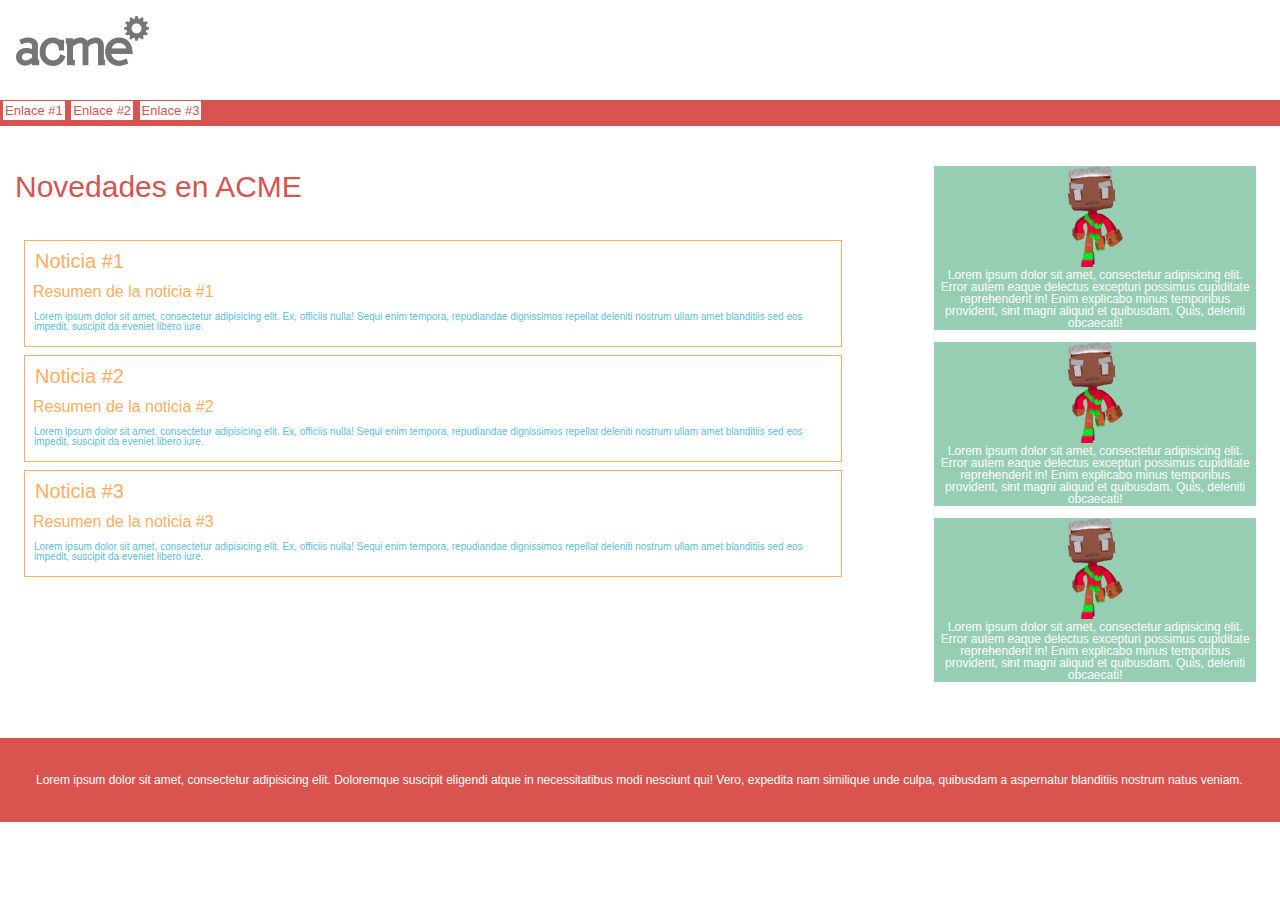
<file: dvindel-recuperacion/index.html>
<!DOCTYPE html>
<html lang="es">

<head>
    <meta charset="UTF-8">
    <title> </title>
    <link rel="stylesheet" href="css/reset.css">
    <link rel="stylesheet" href="css/style.css">
    <link href="https://fonts.googleapis.com/css?family=Shadows+Into+Light" rel="stylesheet">
</head>

<body>
    <header>
        <a href="./index.html">
			<img src="./img/logo.png" alt=""></img>
		</a>
    </header>
    <div class="navegacion">
        <nav>
            <li>
                <a href="./noticia-1.html"  class="active">Enlace #1</a>
                <a href="">Enlace #2</a>
                <a href="">Enlace #3</a>
            </li>
        </nav>
    </div>
    <div class="cf">
        <div class="menu">
            <main>
                <h1>Novedades en ACME</h1>
                <div class="noticias">
                    <h2>Noticia #1</h2>
                    <h3>Resumen de la noticia #1</h3>
                    <p>Lorem ipsum dolor sit amet, consectetur adipisicing elit. Ex, officiis nulla! Sequi enim tempora, repudiandae dignissimos repellat deleniti nostrum ullam amet blanditiis sed eos impedit, suscipit da eveniet libero iure.</p>
                </div>
                <div class="noticias">
                    <h2>Noticia #2</h2>
                    <h3>Resumen de la noticia #2</h3>
                    <p>Lorem ipsum dolor sit amet, consectetur adipisicing elit. Ex, officiis nulla! Sequi enim tempora, repudiandae dignissimos repellat deleniti nostrum ullam amet blanditiis sed eos impedit, suscipit da eveniet libero iure.</p>
                </div>
                <div class="noticias">
                    <h2>Noticia #3</h2>
                    <h3>Resumen de la noticia #3</h3>
                    <p>Lorem ipsum dolor sit amet, consectetur adipisicing elit. Ex, officiis nulla! Sequi enim tempora, repudiandae dignissimos repellat deleniti nostrum ullam amet blanditiis sed eos impedit, suscipit da eveniet libero iure.</p>
                </div>
            </main>
        </div>
    
    <div class="menu2">
        <div class="verde">
            <img src="./img/2.png" alt=""></img>
            <p>Lorem ipsum dolor sit amet, consectetur adipisicing elit. Error autem eaque delectus excepturi possimus cupiditate reprehenderit in! Enim explicabo minus temporibus provident, sint magni aliquid et quibusdam. Quis, deleniti obcaecati!</p>
        </div>
        <div class="verde">
            <img src="./img/2.png" alt=""></img>
            <p>Lorem ipsum dolor sit amet, consectetur adipisicing elit. Error autem eaque delectus excepturi possimus cupiditate reprehenderit in! Enim explicabo minus temporibus provident, sint magni aliquid et quibusdam. Quis, deleniti obcaecati!</p>
        </div>
        <div class="verde">
            <img src="./img/2.png" alt=""></img>
            <p>Lorem ipsum dolor sit amet, consectetur adipisicing elit. Error autem eaque delectus excepturi possimus cupiditate reprehenderit in! Enim explicabo minus temporibus provident, sint magni aliquid et quibusdam. Quis, deleniti obcaecati!</p>
        </div>
    </div>
    </div>
    <footer>
        <p>Lorem ipsum dolor sit amet, consectetur adipisicing elit. Doloremque suscipit eligendi atque in necessitatibus modi nesciunt qui! Vero, expedita nam similique unde culpa, quibusdam a aspernatur blanditiis nostrum natus veniam.</p>
    </footer>
</body>

</html>
</file>
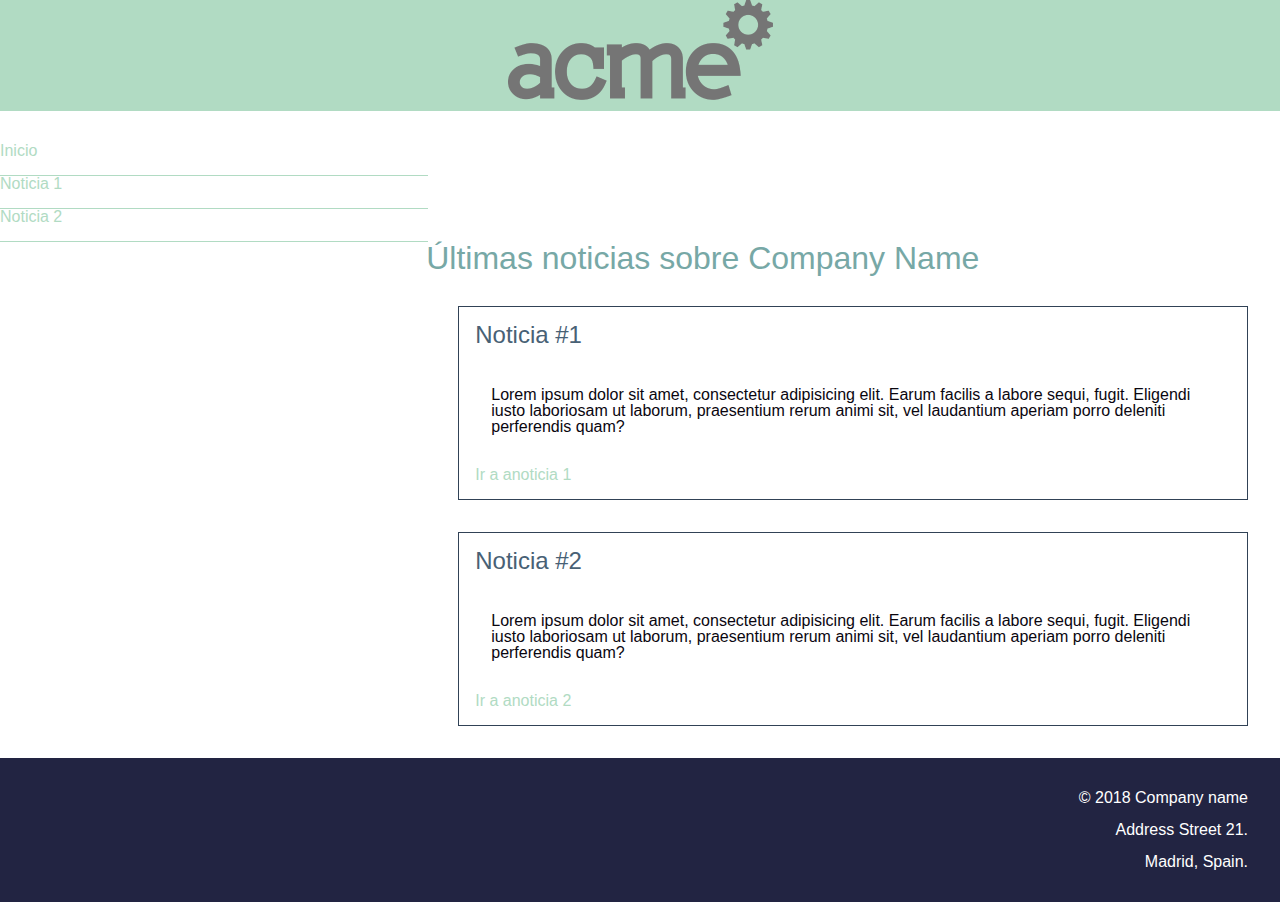
<file: examen-t1/index.html>
<!DOCTYPE html>
<html lang="es">
<head>
	<meta charset="UTF-8">
	<title>dvindel</title>
		<link rel="stylesheet" href="css/reset.css">
		<link rel="stylesheet" href="css/style.css">
		<link href="https://fonts.googleapis.com/css?family=Shadows+Into+Light" rel="stylesheet">
</head>
<body>
	<header>
		<img src="./img/logo.png" alt="">
	</header>
	<nav>
		<ul>
			<li class="active"><a href="index.html">Inicio</a></li>
			<li><a href="noticia1.html">Noticia 1</a></li>
			<li><a href="noticia2.html">Noticia 2</a></li>
		</ul>
	</nav>
	<main>
		<h1>Últimas noticias sobre Company Name</h1>
			<div class="noticia">
				<h2>Noticia #1</h2>
				<p>Lorem ipsum dolor sit amet, consectetur adipisicing elit. Earum facilis a labore sequi, fugit. Eligendi iusto laboriosam ut laborum, praesentium rerum animi sit, vel laudantium aperiam porro deleniti perferendis quam?</p>
				<a href="noticia1.html">Ir a anoticia 1</a>
			</div>
			<div class="noticia">
				<h2>Noticia #2</h2>
				<p>Lorem ipsum dolor sit amet, consectetur adipisicing elit. Earum facilis a labore sequi, fugit. Eligendi iusto laboriosam ut laborum, praesentium rerum animi sit, vel laudantium aperiam porro deleniti perferendis quam?</p>
				<a href="noticia2.html">Ir a anoticia 2</a>
			</div>
	</main>
	<footer>
		&copy; 2018 Company name
		<p>Address Street 21.</p>
		<p>Madrid, Spain.</p>
	</footer>
</body>
</html>
</file>
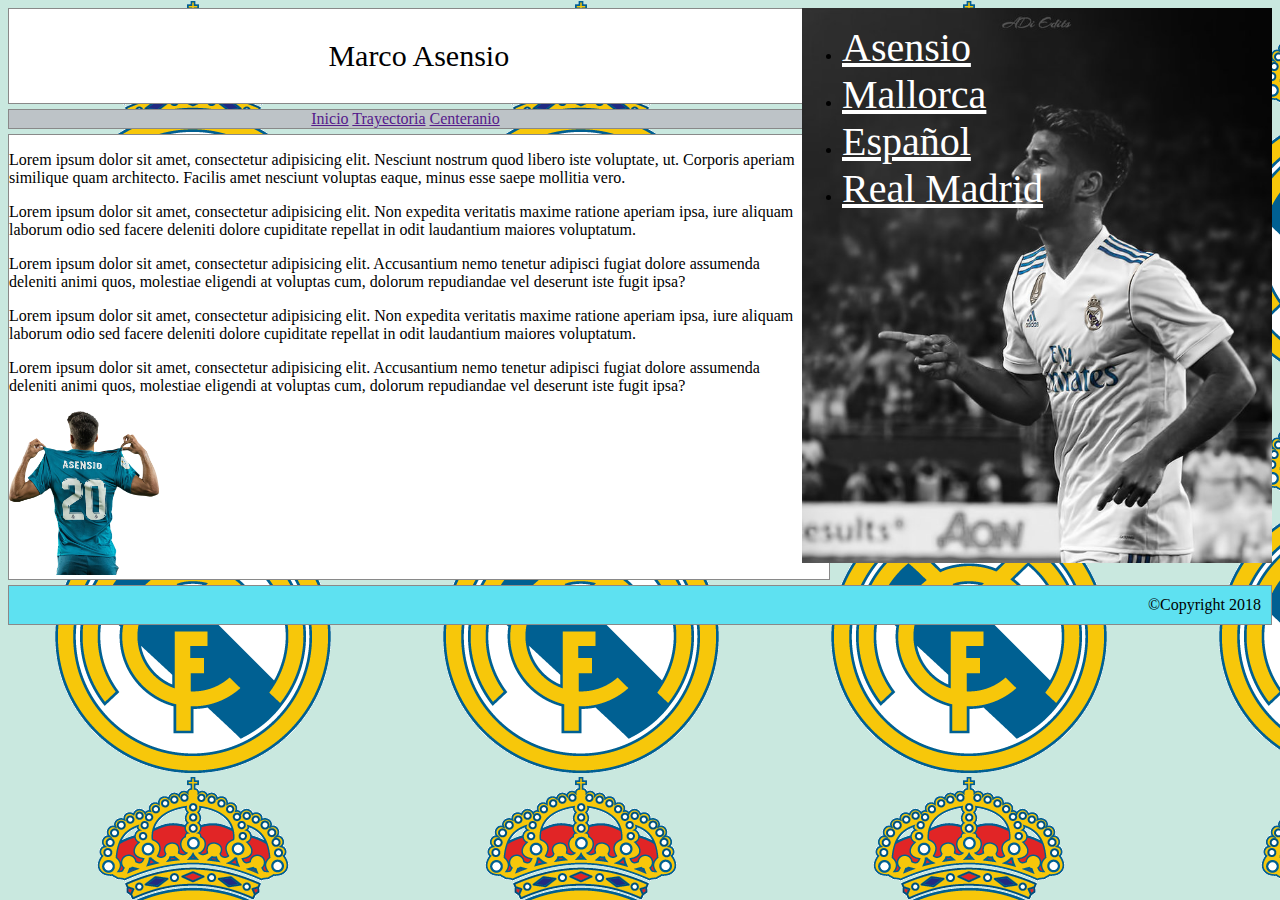
<file: maquetacion-basica/index.html>
<!DOCTYPE html>
<html lang="en">
<head>
	<meta charset="UTF-8">
	<title>Asensio</title>
	<link rel="stylesheet" href="css/style.css">
</head>
<body>
	<div id="sidebar">
		<ul>
			<li>
				<a href="">Asensio</a>
			</li>
			<li>
				<a href="">Mallorca</a>
			</li>
			<li>
				<a href="">Español</a>
			</li>
			<li>
				<a href="">Real Madrid</a>
			</li>
		</ul>
	</div>
	<header>
		Marco Asensio
	</header>
	<nav>
		<a href="">Inicio</a>
		<a href="">Trayectoria</a>
		<a href="">Centeranio</a>
	</nav>

	<main>

		<p>Lorem ipsum dolor sit amet, consectetur adipisicing elit. Nesciunt nostrum quod libero iste voluptate, ut. Corporis aperiam similique quam architecto. Facilis amet nesciunt voluptas eaque, minus esse saepe mollitia vero.</p>
		<p>Lorem ipsum dolor sit amet, consectetur adipisicing elit. Non expedita veritatis maxime ratione aperiam ipsa, iure aliquam laborum odio sed facere deleniti dolore cupiditate repellat in odit laudantium maiores voluptatum.</p>
		<p>Lorem ipsum dolor sit amet, consectetur adipisicing elit. Accusantium nemo tenetur adipisci fugiat dolore assumenda deleniti animi quos, molestiae eligendi at voluptas cum, dolorum repudiandae vel deserunt iste fugit ipsa?</p>
		<p>Lorem ipsum dolor sit amet, consectetur adipisicing elit. Non expedita veritatis maxime ratione aperiam ipsa, iure aliquam laborum odio sed facere deleniti dolore cupiditate repellat in odit laudantium maiores voluptatum.</p>
		<p>Lorem ipsum dolor sit amet, consectetur adipisicing elit. Accusantium nemo tenetur adipisci fugiat dolore assumenda deleniti animi quos, molestiae eligendi at voluptas cum, dolorum repudiandae vel deserunt iste fugit ipsa?</p>
		<img src="./img/asensio.png" alt="">
	</main>
	<footer>
		&copy;Copyright 2018
	</footer>
</body>
</html>
</file>
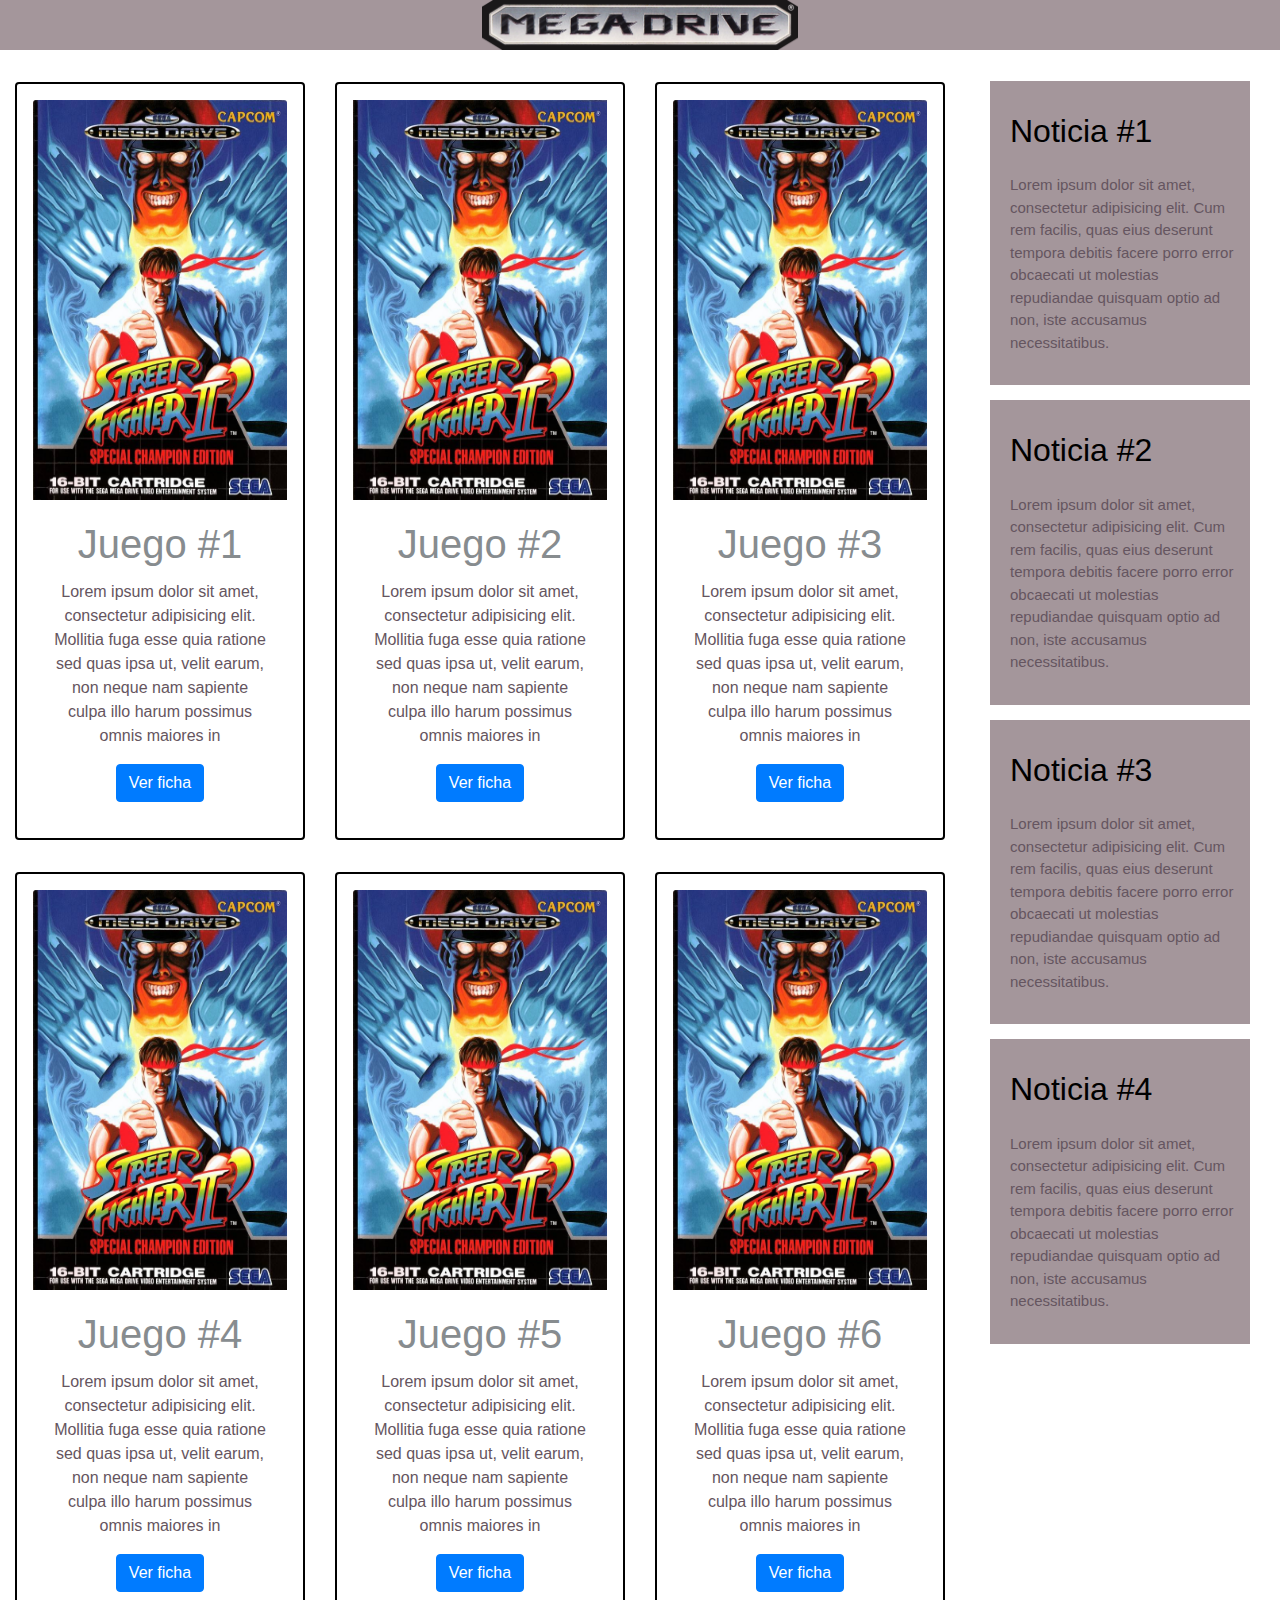
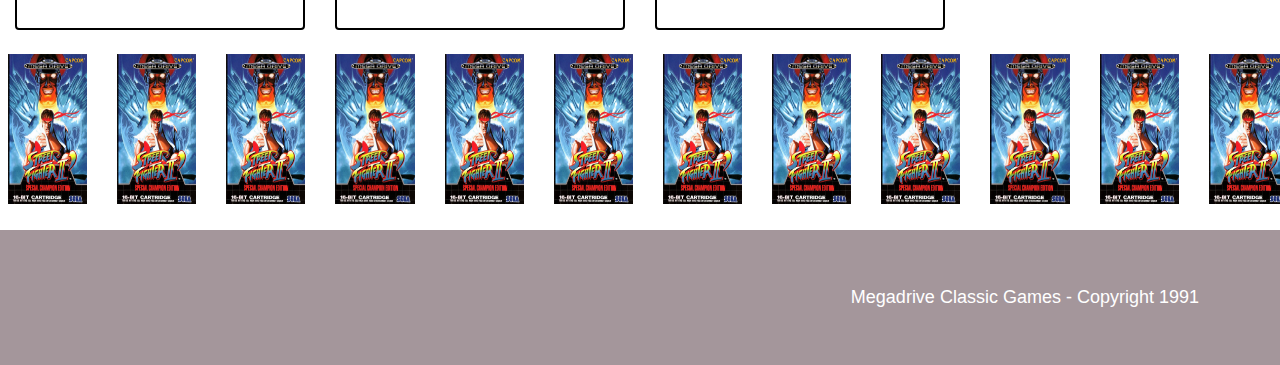
<file: vdaniel-bootstrap/index.html>
<!doctype html>
<html lang="es">

<head>
    <!-- Required meta tags -->
    <meta charset="utf-8">
    <meta name="viewport" content="width=device-width, initial-scale=1, shrink-to-fit=no">
    <link rel="stylesheet" href="css/bootstrap.min.css">
    <!-- Bootstrap CSS -->
    <link rel="stylesheet" href="https://stackpath.bootstrapcdn.com/bootstrap/4.1.3/css/bootstrap.min.css" integrity="sha384-MCw98/SFnGE8fJT3GXwEOngsV7Zt27NXFoaoApmYm81iuXoPkFOJwJ8ERdknLPMO" crossorigin="anonymous">
    <link rel="stylesheet" href="css/style.css">
    <title>MEGADRIVE</title>
</head>

<body>
    <header>
        <img class="logo" src="img/logo.png" alt="">
    </header>
            <div class="row menu">
                <div class="col-md-9">
                    <div class="row">
                        <div class="col-md-4">
                            <div class="card borde">
                                <img class="card-img-top foto" src="img/juego.jpg" alt="Card image cap">
                                <div class="card-body">
                                    <h1 class="card-title">Juego #1</h1>
                                    <p class="card-text">Lorem ipsum dolor sit amet, consectetur adipisicing elit. Mollitia fuga esse quia ratione sed quas ipsa ut, velit earum, non neque nam sapiente culpa illo harum possimus omnis maiores in</p>
                                    <a href="#" class="btn btn-primary">Ver ficha <i class="boton"></i></a>
                                </div>
                            </div>
                        </div>
                        <div class="col-md-4">
                            <div class="card borde">
                                <img class="card-img-to foto" src="img/juego.jpg" alt="Card image cap">
                                <div class="card-body">
                                    <h1 class="card-title">Juego #2</h1>
                                    <p class="card-text">Lorem ipsum dolor sit amet, consectetur adipisicing elit. Mollitia fuga esse quia ratione sed quas ipsa ut, velit earum, non neque nam sapiente culpa illo harum possimus omnis maiores in</p>
                                    <a href="#" class="btn btn-primary">Ver ficha <i class=""></i></a>
                                </div>
                            </div>
                        </div>
                        <div class="col-md-4">
                            <div class="card borde">
                                <img class="card-img-top foto" src="img/juego.jpg" alt="Card image cap">
                                <div class="card-body">
                                    <h1 class="card-title">Juego #3</h1>
                                    <p class="card-text">Lorem ipsum dolor sit amet, consectetur adipisicing elit. Mollitia fuga esse quia ratione sed quas ipsa ut, velit earum, non neque nam sapiente culpa illo harum possimus omnis maiores in</p>
                                    <a href="#" class="btn btn-primary">Ver ficha <i class=""></i></a>
                                </div>
                            </div>
                        </div>
                    </div>
                    <div class="row">
                        <div class="col-md-4">
                            <div class="card borde">
                                <img class="card-img-top foto" src="img/juego.jpg" alt="Card image cap">
                                <div class="card-body">
                                    <h1 class="card-title">Juego #4</h1>
                                    <p class="card-text">Lorem ipsum dolor sit amet, consectetur adipisicing elit. Mollitia fuga esse quia ratione sed quas ipsa ut, velit earum, non neque nam sapiente culpa illo harum possimus omnis maiores in</p>
                                    <a href="#" class="btn btn-primary">Ver ficha <i class=""></i></a>
                                </div>
                            </div>
                        </div>
                        <div class="col-md-4">
                            <div class="card borde">
                                <img class="card-img-top foto" src="img/juego.jpg" alt="Card image cap">
                                <div class="card-body">
                                    <h1 class="card-title">Juego #5</h1>
                                    <p class="card-text">Lorem ipsum dolor sit amet, consectetur adipisicing elit. Mollitia fuga esse quia ratione sed quas ipsa ut, velit earum, non neque nam sapiente culpa illo harum possimus omnis maiores in</p>
                                    <a href="#" class="btn btn-primary">Ver ficha <i class=""></i></a>
                                </div>
                            </div>
                        </div>
                        <div class="col-md-4">
                            <div class="card borde">
                                <img class="card-img-top foto" src="img/juego.jpg" alt="Card image cap">
                                <div class="card-body">
                                    <h1 class="card-title">Juego #6</h1>
                                    <p class="card-text">Lorem ipsum dolor sit amet, consectetur adipisicing elit. Mollitia fuga esse quia ratione sed quas ipsa ut, velit earum, non neque nam sapiente culpa illo harum possimus omnis maiores in</p>
                                    <a href="#" class="btn btn-primary">Ver ficha <i class=""></i></a>
                                </div>
                            </div>
                        </div>
                    </div>
                </div>
                <div class="col-md-3">
                  <div class="noticia">
                    <h2>Noticia #1</h2>
                    <p>Lorem ipsum dolor sit amet, consectetur adipisicing elit. Cum rem facilis, quas eius deserunt tempora debitis facere porro error obcaecati ut molestias repudiandae quisquam optio ad non, iste accusamus necessitatibus.</p>
                  </div>
                  <div class="noticia">
                    <h2>Noticia #2</h2>
                    <p>Lorem ipsum dolor sit amet, consectetur adipisicing elit. Cum rem facilis, quas eius deserunt tempora debitis facere porro error obcaecati ut molestias repudiandae quisquam optio ad non, iste accusamus necessitatibus.</p>
                  </div>
                  <div class="noticia">
                    <h2>Noticia #3</h2>
                    <p>Lorem ipsum dolor sit amet, consectetur adipisicing elit. Cum rem facilis, quas eius deserunt tempora debitis facere porro error obcaecati ut molestias repudiandae quisquam optio ad non, iste accusamus necessitatibus.</p>
                  </div>
                  <div class="noticia">
                    <h2>Noticia #4</h2>
                    <p>Lorem ipsum dolor sit amet, consectetur adipisicing elit. Cum rem facilis, quas eius deserunt tempora debitis facere porro error obcaecati ut molestias repudiandae quisquam optio ad non, iste accusamus necessitatibus.</p>
                  </div>
                </div>
            </div>
            <div class="row">
              <div class="col-md-1">
                <img class="mini img-fluid" src="img/juego.jpg" alt="">
              </div>
              <div class="col-md-1">
                <img class="mini img-fluid" src="img/juego.jpg" alt="">
              </div>
              <div class="col-md-1">
                <img class="mini img-fluid" src="img/juego.jpg" alt="">
              </div>
              <div class="col-md-1">
                <img class="mini img-fluid" src="img/juego.jpg" alt="">
              </div>
              <div class="col-md-1">
                <img class="mini img-fluid" src="img/juego.jpg" alt="">
              </div>
              <div class="col-md-1">
                <img class="mini img-fluid" src="img/juego.jpg" alt="">
              </div>
              <div class="col-md-1">
                <img class="mini img-fluid" src="img/juego.jpg" alt="">
              </div>
              <div class="col-md-1">
                <img class="mini img-fluid" src="img/juego.jpg" alt="">
              </div>
              <div class="col-md-1">
                <img class="mini img-fluid" src="img/juego.jpg" alt="">
              </div>
              <div class="col-md-1">
                <img class="mini img-fluid" src="img/juego.jpg" alt="">
              </div>
              <div class="col-md-1">
                <img class="mini img-fluid" src="img/juego.jpg" alt="">
              </div>
              <div class="col-md-1">
                <img class="mini img-fluid" src="img/juego.jpg" alt="">
              </div>
            </div>
        <footer>
          Megadrive Classic Games - Copyright 1991
        </footer>
        <!-- Optional JavaScript -->
        <!-- jQuery first, then Popper.js, then Bootstrap JS -->
        <script src="https://code.jquery.com/jquery-3.3.1.slim.min.js" integrity="sha384-q8i/X+965DzO0rT7abK41JStQIAqVgRVzpbzo5smXKp4YfRvH+8abtTE1Pi6jizo" crossorigin="anonymous"></script>
        <script src="https://cdnjs.cloudflare.com/ajax/libs/popper.js/1.14.3/umd/popper.min.js" integrity="sha384-ZMP7rVo3mIykV+2+9J3UJ46jBk0WLaUAdn689aCwoqbBJiSnjAK/l8WvCWPIPm49" crossorigin="anonymous"></script>
        <script src="https://stackpath.bootstrapcdn.com/bootstrap/4.1.3/js/bootstrap.min.js" integrity="sha384-ChfqqxuZUCnJSK3+MXmPNIyE6ZbWh2IMqE241rYiqJxyMiZ6OW/JmZQ5stwEULTy" crossorigin="anonymous">
        </script>
</body>

</html>
</file>
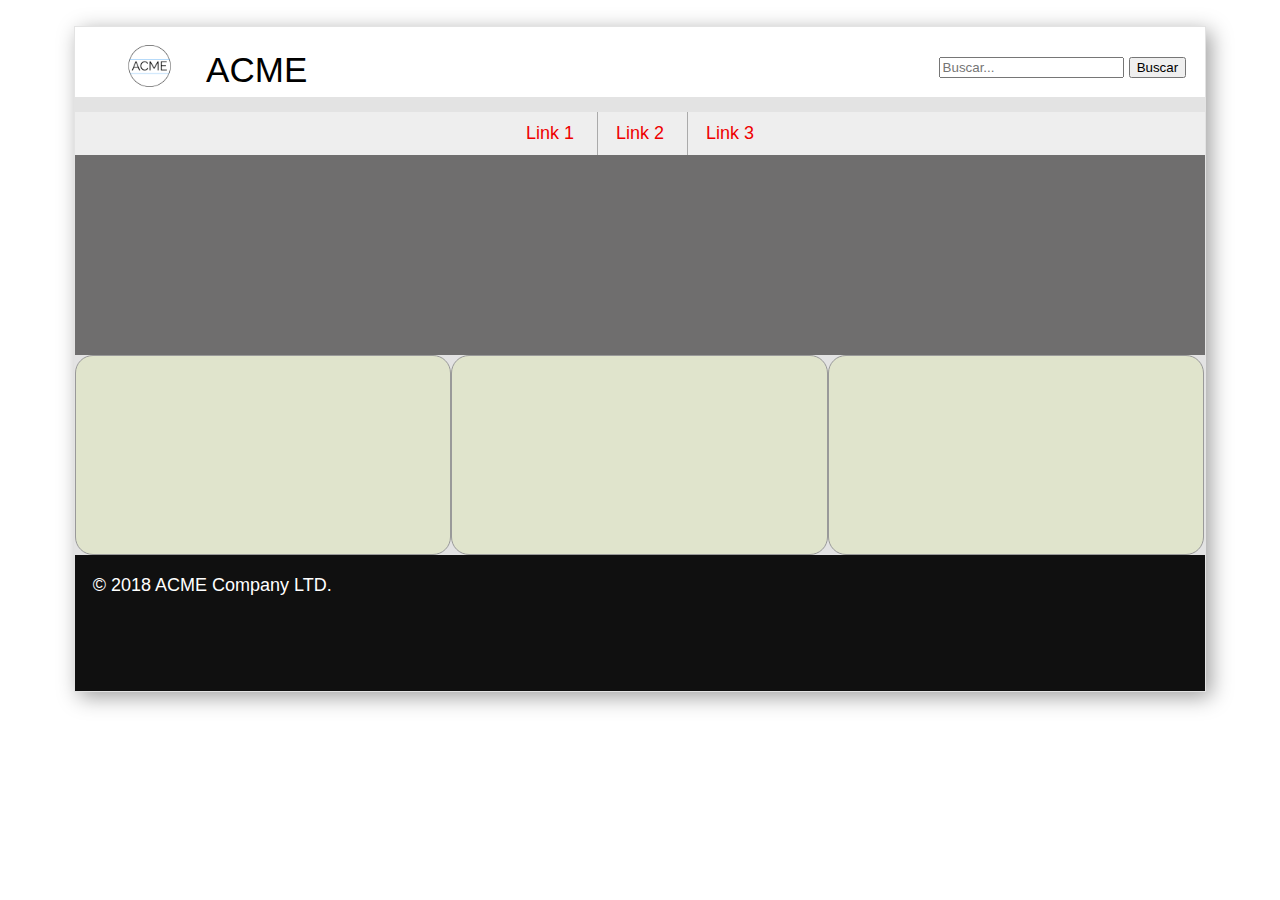
<file: web-corporativa/index.html>
<!DOCTYPE html>
<html lang="es">
<head>
	<meta charset="UTF-8">
	<title>Empresa ACME</title>
	<link rel="stylesheet" href="css/reset.css">
	<link rel="stylesheet" href="css/style.css">
</head>
<body>
	<div id="wrapper">
		<header>
			<div id="logo">
				<a href="index.html" class="logo">
					<img src="img/logo.png" alt="">
					ACME
				</a>
			</div>
			<div id="site-search">
				<input type="text" name="q" placeholder="Buscar...">
				<button>Buscar</button>
			</div>
		</header>
		<div class="clearfix"></div>
		<nav>
		   <ul>
		     <li class="sub-menu-parent" tab-index="0">
		       <a href="#">Link 1</a>
		     </li>
		     <li class="sub-menu-parent" tab-index="0">
		       <a href="#">Link 2</a>
		     </li>
		     <li class="sub-menu-parent" tab-index="0">
		       <a href="#">Link 3</a>
		     </li>
		   </ul>
 		</nav>
		<section id="overview">
			
		</section>
		<section id="services">
			<div class="service"></div>
			<div class="service"></div>
			<div class="service"></div>
		</section>
		<div class="clearfix"></div>
		<footer>
			&copy; 2018 ACME Company LTD.
		</footer>
	</div>
</body>
</html>
</file>
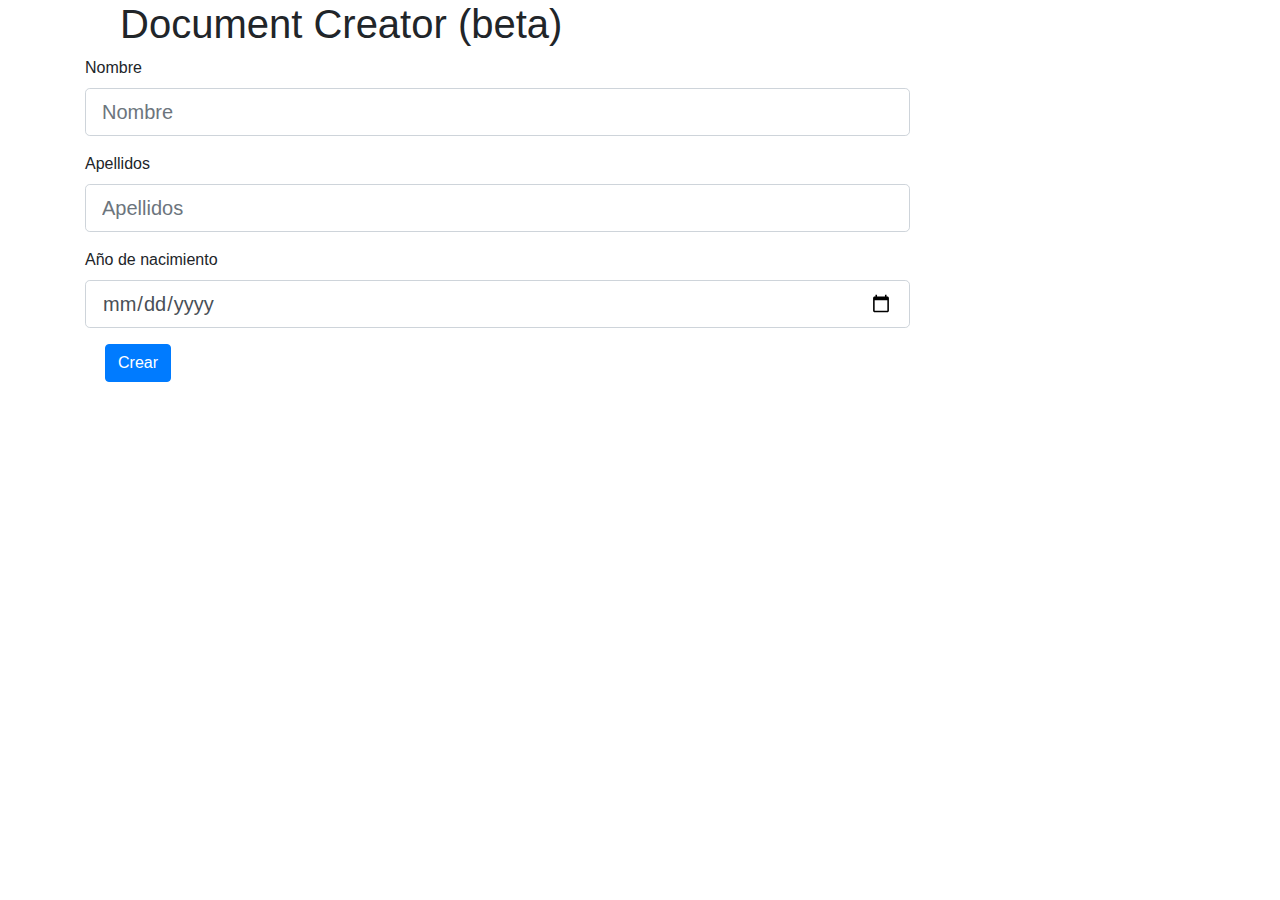
<file: vindel-examen-jquery/ejercicio1/index.html>
<!DOCTYPE html>
<html lang="en">
<head>
    <meta charset="UTF-8">
    <meta name="viewport" content="width=device-width, initial-scale=1.0">
    <meta http-equiv="X-UA-Compatible" content="ie=edge">
    <title></title>
    <link rel="stylesheet" href="css/bootstrap.min.css">
    <link rel="stylesheet" href="./css/style.css">

</head>
<body>
    <h1>Document Creator (beta)</h1>
    <div class="container">
    <div class="row">    
        <div class="col-md-9">
            <form action="" id="form" name="form">
                <div class="form-group">
                    <label for="nombre">Nombre</label>
                    <input class="form-control form-control-lg" type="text" name="nombre" id="nombre" placeholder="Nombre">
                </div>
                <div class="form-group">
                    <label for="apellido">Apellidos</label>
                    <input class="form-control form-control-lg" type="text" name="apellido" id="apellido" placeholder="Apellidos">
                </div>
                <div class="form-group">
                    <label for="año">Año de nacimiento</label>
                    <input class="form-control form-control-lg" type="date" name="año" id="año" placeholder="Tu año de nacimiento">
                </div>
        </div>     
        <div class="col-md-3">
            <div id="lista">
                <img src="./img/18b7f2915116bea1ba6ce812505813b6-perfil-masculino-avatar-8-by-vexels.png" alt="" class="foto">
                <p></p>
            </div>
        </div>
    </div> 
    </div>
    <div class="row">
        <div class="columns large-12">
            <button class="btn btn-primary boton" id="boton">Crear</button>
        </div>
    </div>
     
    <script src="js/bootstrap.min.js"></script>
    <script src="js/jquery.min.js"></script>
    <script src="./js/app.js"></script>     
</body>
</html>
</file>
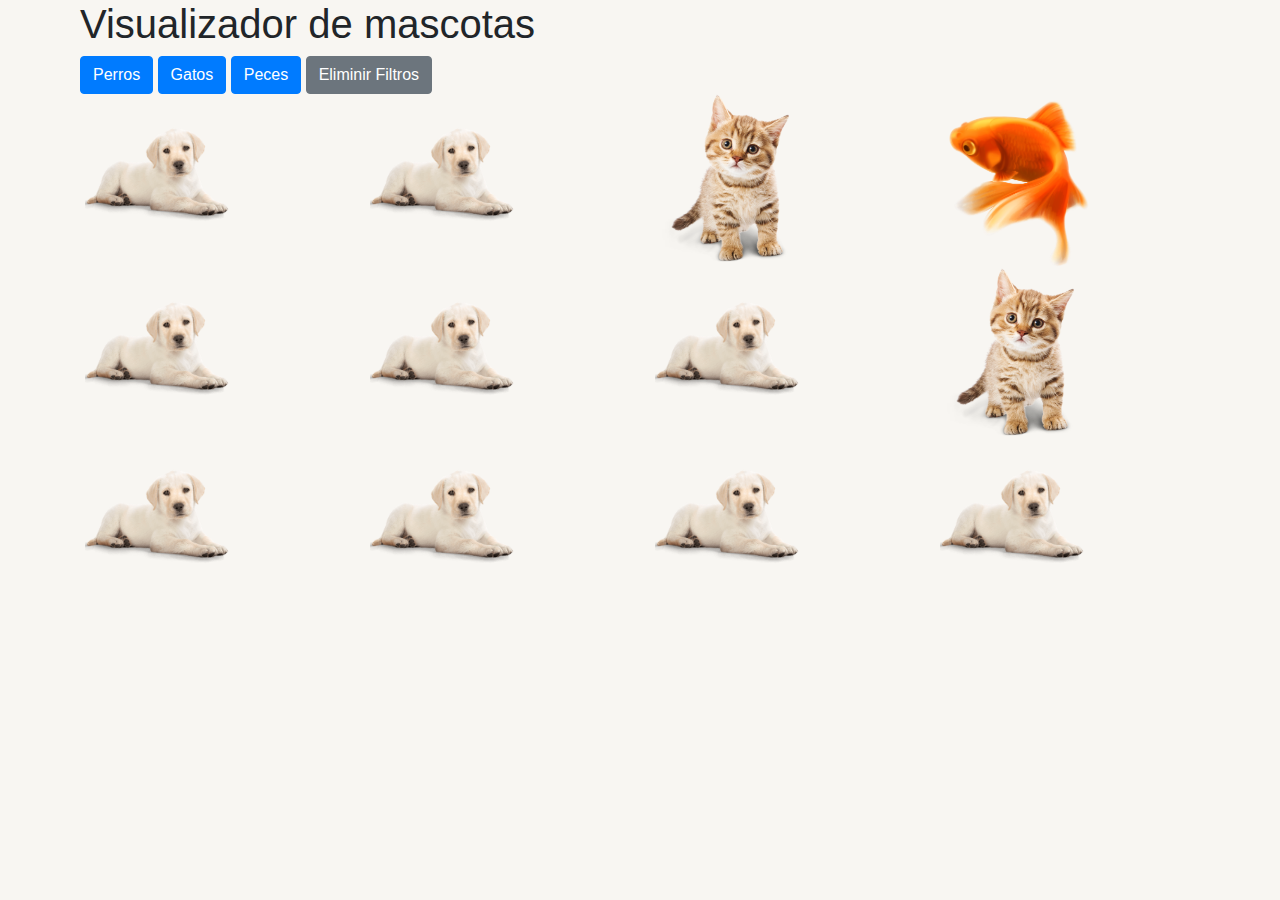
<file: vindel-examen-jquery/ejercicio2/index.html>
<!DOCTYPE html>
<html lang="en">
<head>
    <meta charset="UTF-8">
    <meta name="viewport" content="width=device-width, initial-scale=1.0">
    <meta http-equiv="X-UA-Compatible" content="ie=edge">
    <title></title>
    <link rel="stylesheet" href="css/bootstrap.min.css">
    <link rel="stylesheet" href="./css/style.css">

</head>
<body>
  <h1>Visualizador de mascotas</h1>
  <nav class="btn-group-horizontal">
        <button class="btn btn-primary 1" id="btn-perros">Perros</button>
        <button class="btn btn-primary 2" id="btn-gatos">Gatos</button>
        <button class="btn btn-primary 3" id="btn-peces">Peces</button>
        <button class="btn btn-secondary 4" id="btn-eliminir">Eliminir Filtros</button>
    </nav>
    <div class="container">
        <div class="row">
            <div class="col-md-3 foto perro">
                    <img src="./img/perro.png" alt="">
            </div>
            <div class="col-md-3 foto perro">
                    <img src="./img/perro.png" alt="">
            </div>
            <div class="col-md-3 foto gato">
                <img src="./img/gato.png" alt="">
            </div>
            <div class="col-md-3 foto pez">
                <img src="./img/pez.png" alt="">
            </div>
        </div>
        <div class="row">
            <div class="col-md-3 foto perro">
                    <img src="./img/perro.png" alt="">
            </div>
            <div class="col-md-3 foto perro">
                    <img src="./img/perro.png" alt="">
            </div>
            <div class="col-md-3 foto perro">
                    <img src="./img/perro.png" alt="">   
            </div>
            <div class="col-md-3 foto gato">
                    <img src="./img/gato.png" alt="">
            </div>
        </div>
        <div class="row">
            <div class="col-md-3 foto perro">
                <img src="./img/perro.png" alt="">
            </div>
            <div class="col-md-3 foto perro">
                    <img src="./img/perro.png" alt="">
            </div>
            <div class="col-md-3 foto perro">
                    <img src="./img/perro.png" alt="">           
            </div>
            <div class="col-md-3 foto perro">
                    <img src="./img/perro.png" alt="">
            </div>
        </div>
    </div>
    <script src="js/bootstrap.min.js"></script>
    <script src="js/jquery.min.js"></script>
    <script src="./js/app.js"></script>     
</body>
</html>
</file>
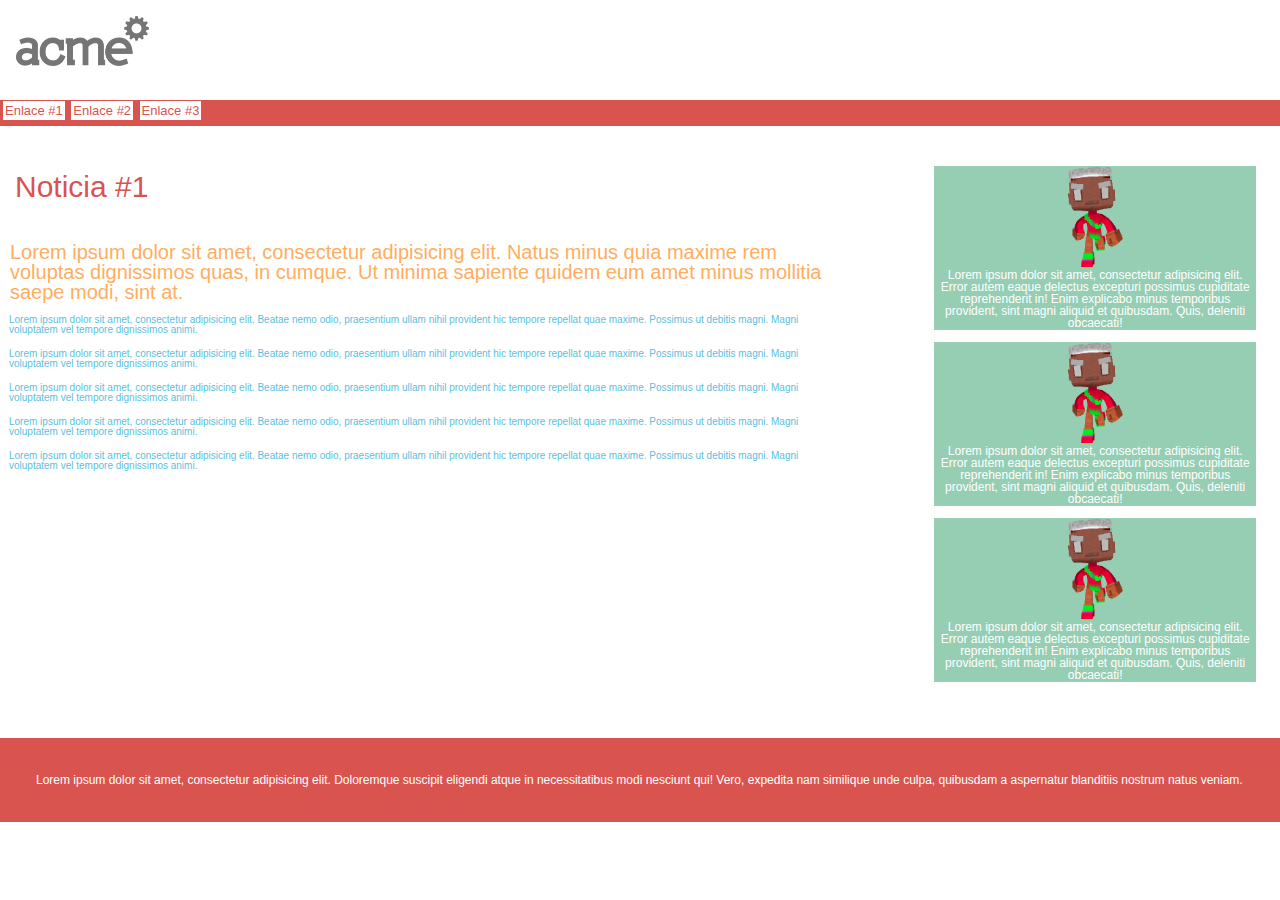
<file: dvindel-recuperacion/noticia-1.html>
<!DOCTYPE html>
<html lang="es">

<head>
    <meta charset="UTF-8">
    <title> </title>
    <link rel="stylesheet" href="css/reset.css">
    <link rel="stylesheet" href="css/style.css">
    <link href="https://fonts.googleapis.com/css?family=Shadows+Into+Light" rel="stylesheet">
</head>

<body>
    <header>
        <a href="./index.html">
			<img src="./img/logo.png" alt=""></img>
		</a>
    </header>
    <div class="navegacion">
        <nav>
            <li>
                <a href="./noticia-1.html"  class="active">Enlace #1</a>
                <a href="">Enlace #2</a>
                <a href="">Enlace #3</a>
            </li>
        </nav>
    </div>
    <div class="cf espacio">
        <div class="menu">
            <main>
                <h1>Noticia #1</h1>
                <div>
                    <h2>Lorem ipsum dolor sit amet, consectetur adipisicing elit. Natus minus quia maxime rem voluptas dignissimos quas, in cumque. Ut minima sapiente quidem eum amet minus mollitia saepe modi, sint at.</h2>
                    <p>Lorem ipsum dolor sit amet, consectetur adipisicing elit. Beatae nemo odio, praesentium ullam nihil provident hic tempore repellat quae maxime. Possimus ut debitis magni. Magni voluptatem vel tempore dignissimos animi.</p>
                    <p>Lorem ipsum dolor sit amet, consectetur adipisicing elit. Beatae nemo odio, praesentium ullam nihil provident hic tempore repellat quae maxime. Possimus ut debitis magni. Magni voluptatem vel tempore dignissimos animi.</p>
                    <p>Lorem ipsum dolor sit amet, consectetur adipisicing elit. Beatae nemo odio, praesentium ullam nihil provident hic tempore repellat quae maxime. Possimus ut debitis magni. Magni voluptatem vel tempore dignissimos animi.</p>
                    <p>Lorem ipsum dolor sit amet, consectetur adipisicing elit. Beatae nemo odio, praesentium ullam nihil provident hic tempore repellat quae maxime. Possimus ut debitis magni. Magni voluptatem vel tempore dignissimos animi.</p>
                    <p>Lorem ipsum dolor sit amet, consectetur adipisicing elit. Beatae nemo odio, praesentium ullam nihil provident hic tempore repellat quae maxime. Possimus ut debitis magni. Magni voluptatem vel tempore dignissimos animi.</p>
                </div>
            </main>
        </div>
    
    <div class="menu2">
        <div class="verde">
            <img src="./img/2.png" alt=""></img>
            <p>Lorem ipsum dolor sit amet, consectetur adipisicing elit. Error autem eaque delectus excepturi possimus cupiditate reprehenderit in! Enim explicabo minus temporibus provident, sint magni aliquid et quibusdam. Quis, deleniti obcaecati!</p>
        </div>
        <div class="verde">
            <img src="./img/2.png" alt=""></img>
            <p>Lorem ipsum dolor sit amet, consectetur adipisicing elit. Error autem eaque delectus excepturi possimus cupiditate reprehenderit in! Enim explicabo minus temporibus provident, sint magni aliquid et quibusdam. Quis, deleniti obcaecati!</p>
        </div>
        <div class="verde">
            <img src="./img/2.png" alt=""></img>
            <p>Lorem ipsum dolor sit amet, consectetur adipisicing elit. Error autem eaque delectus excepturi possimus cupiditate reprehenderit in! Enim explicabo minus temporibus provident, sint magni aliquid et quibusdam. Quis, deleniti obcaecati!</p>
        </div>
    </div>
    </div>
    <footer>
        <p>Lorem ipsum dolor sit amet, consectetur adipisicing elit. Doloremque suscipit eligendi atque in necessitatibus modi nesciunt qui! Vero, expedita nam similique unde culpa, quibusdam a aspernatur blanditiis nostrum natus veniam.</p>
    </footer>
</body>

</html>
</file>
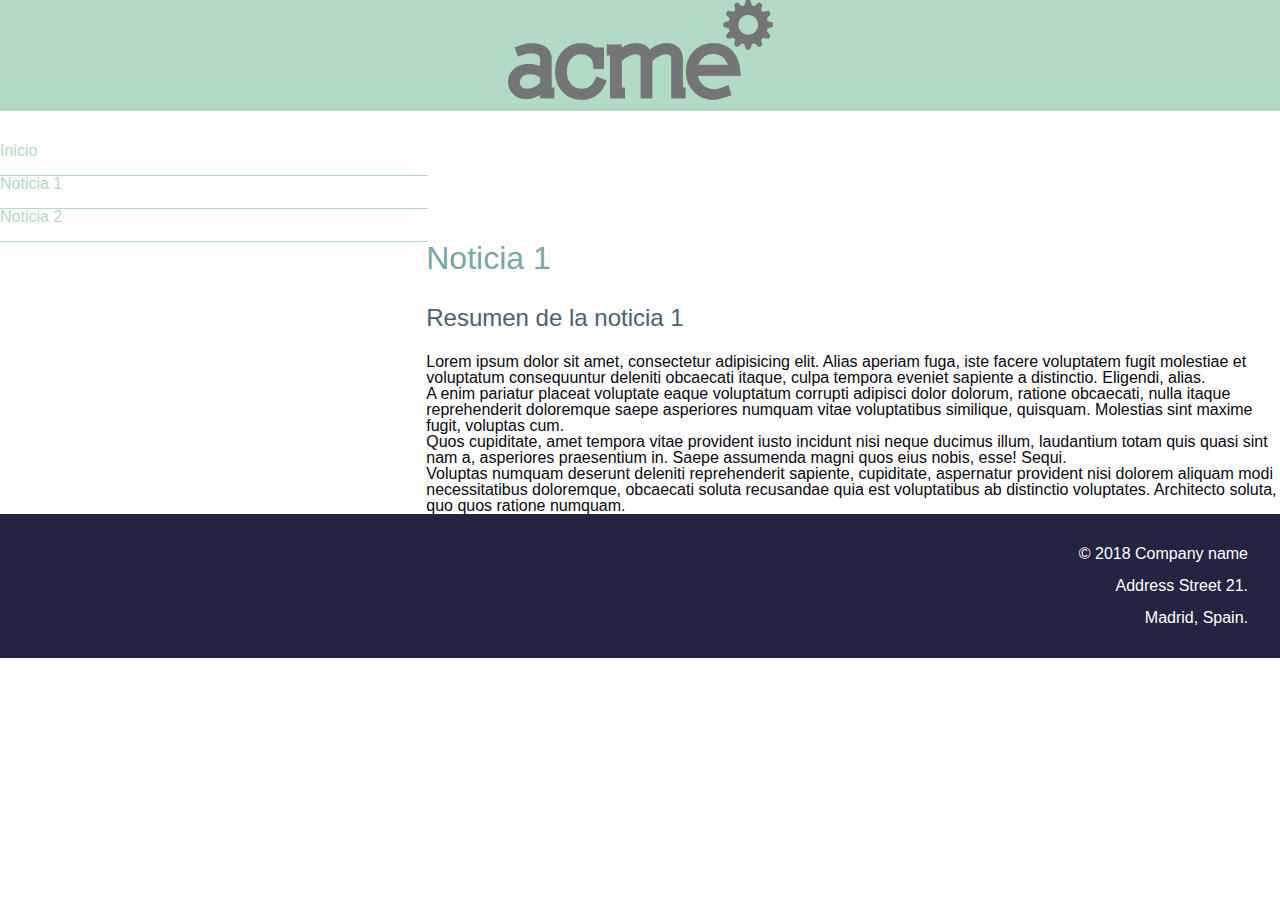
<file: examen-t1/noticia1.html>
<!DOCTYPE html>
<html lang="es">
<head>
	<meta charset="UTF-8">
	<title>dvindel</title>
		<link rel="stylesheet" href="css/reset.css">
		<link rel="stylesheet" href="css/style.css">
		<link href="https://fonts.googleapis.com/css?family=Shadows+Into+Light" rel="stylesheet">
</head>
<body>
	<header>
		<img src="./img/logo.png" alt="">
	</header>
	<nav>
		<ul>
			<li><a href="index.html">Inicio</a></li>
			<li><a href="noticia1.html">Noticia 1</a></li>
			<li><a href="noticia2.html">Noticia 2</a></li>
		</ul>
	</nav>
	<main>
		<h1>Noticia 1</h1>
		<div>
			<h2>Resumen de la noticia 1</h2>
			<p>Lorem ipsum dolor sit amet, consectetur adipisicing elit. Alias aperiam fuga, iste facere voluptatem fugit molestiae et voluptatum consequuntur deleniti obcaecati itaque, culpa tempora eveniet sapiente a distinctio. Eligendi, alias.</p>
			<p>A enim pariatur placeat voluptate eaque voluptatum corrupti adipisci dolor dolorum, ratione obcaecati, nulla itaque reprehenderit doloremque saepe asperiores numquam vitae voluptatibus similique, quisquam. Molestias sint maxime fugit, voluptas cum.</p>
			<p>Quos cupiditate, amet tempora vitae provident iusto incidunt nisi neque ducimus illum, laudantium totam quis quasi sint nam a, asperiores praesentium in. Saepe assumenda magni quos eius nobis, esse! Sequi.</p>
			<p>Voluptas numquam deserunt deleniti reprehenderit sapiente, cupiditate, aspernatur provident nisi dolorem aliquam modi necessitatibus doloremque, obcaecati soluta recusandae quia est voluptatibus ab distinctio voluptates. Architecto soluta, quo quos ratione numquam.</p>
		</div>
	</main>
	<footer>
		&copy; 2018 Company name
		<p>Address Street 21.</p>
		<p>Madrid, Spain.</p>
	</footer>
</body>
</html>
</file>
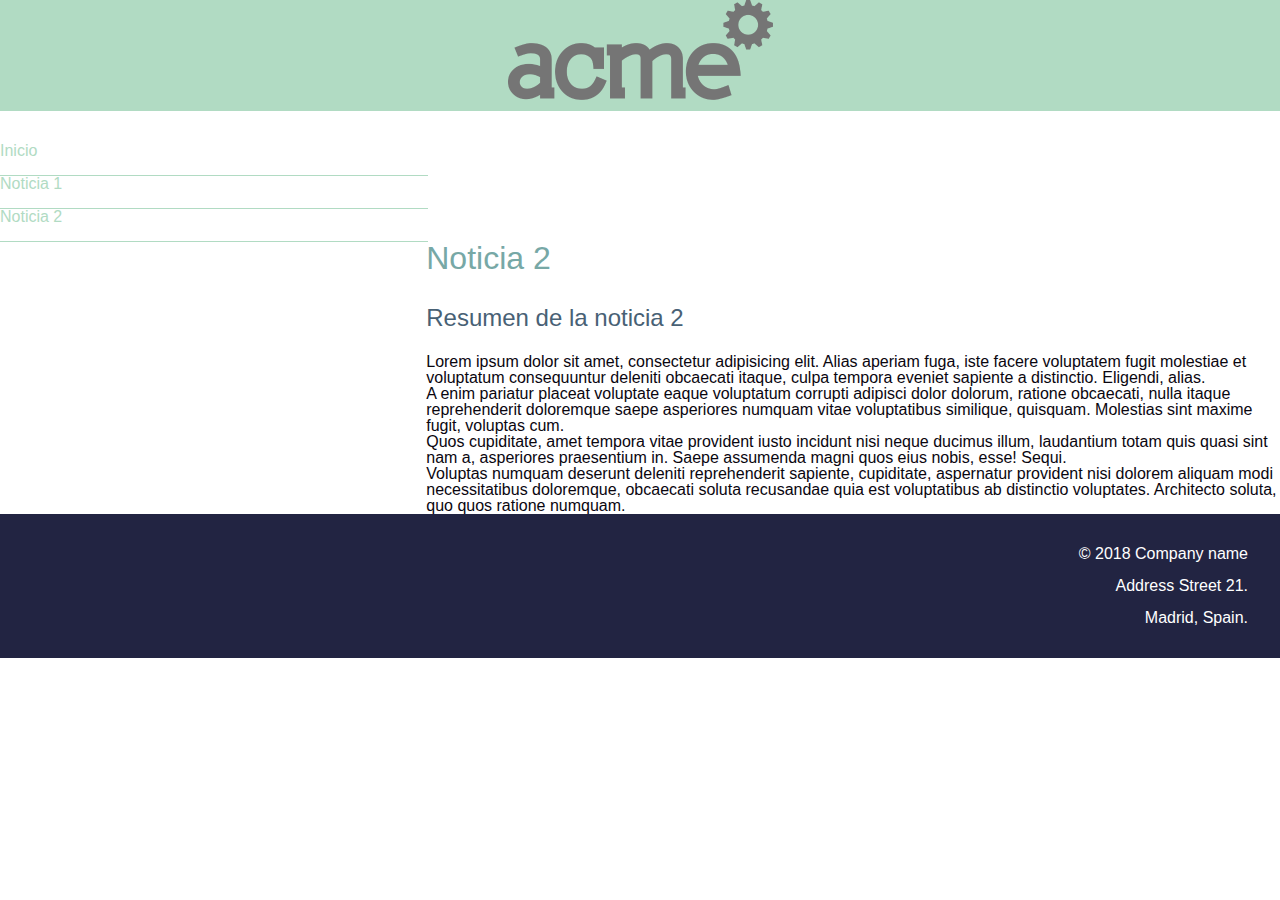
<file: examen-t1/noticia2.html>
<!DOCTYPE html>
<html lang="es">
<head>
	<meta charset="UTF-8">
	<title>dvindel</title>
		<link rel="stylesheet" href="css/reset.css">
		<link rel="stylesheet" href="css/style.css">
		<link href="https://fonts.googleapis.com/css?family=Shadows+Into+Light" rel="stylesheet">
</head>
<body>
	<header>
		<img src="./img/logo.png" alt="">
	</header>
	<nav>
		<ul>
			<li><a href="index.html">Inicio</a></li>
			<li><a href="noticia1.html">Noticia 1</a></li>
			<li><a href="noticia2.html">Noticia 2</a></li>
		</ul>
	</nav>
	<main>
		<h1>Noticia 2</h1>
		<div>
			<h2>Resumen de la noticia 2</h2>
			<p>Lorem ipsum dolor sit amet, consectetur adipisicing elit. Alias aperiam fuga, iste facere voluptatem fugit molestiae et voluptatum consequuntur deleniti obcaecati itaque, culpa tempora eveniet sapiente a distinctio. Eligendi, alias.</p>
			<p>A enim pariatur placeat voluptate eaque voluptatum corrupti adipisci dolor dolorum, ratione obcaecati, nulla itaque reprehenderit doloremque saepe asperiores numquam vitae voluptatibus similique, quisquam. Molestias sint maxime fugit, voluptas cum.</p>
			<p>Quos cupiditate, amet tempora vitae provident iusto incidunt nisi neque ducimus illum, laudantium totam quis quasi sint nam a, asperiores praesentium in. Saepe assumenda magni quos eius nobis, esse! Sequi.</p>
			<p>Voluptas numquam deserunt deleniti reprehenderit sapiente, cupiditate, aspernatur provident nisi dolorem aliquam modi necessitatibus doloremque, obcaecati soluta recusandae quia est voluptatibus ab distinctio voluptates. Architecto soluta, quo quos ratione numquam.</p>
		</div>
	</main>
	<footer>
		&copy; 2018 Company name
		<p>Address Street 21.</p>
		<p>Madrid, Spain.</p>
	</footer>
</body>
</html>
</file>
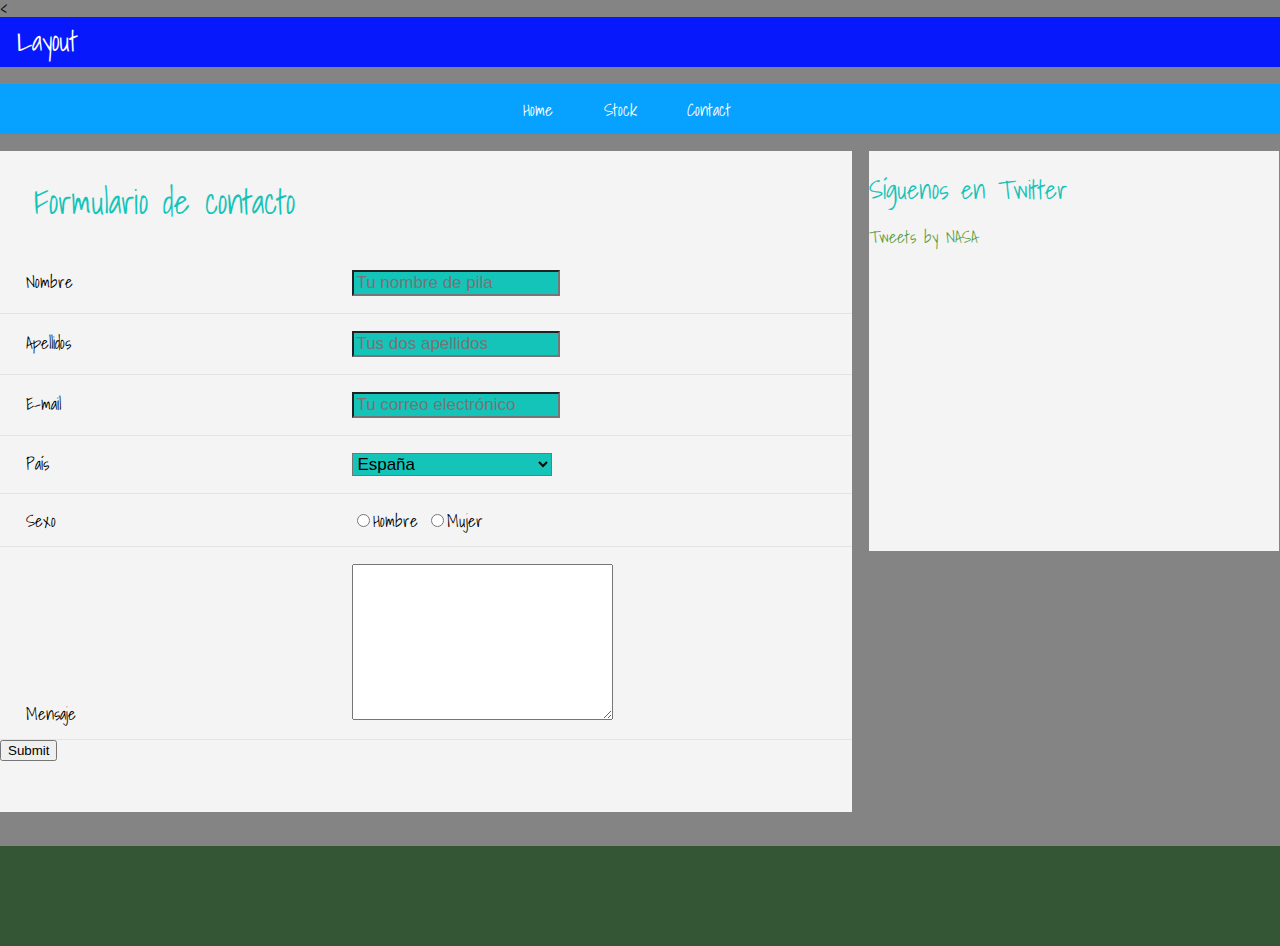
<file: layout/contacto.html>
<!DOCTYPE html>
<html lang="es">
<head>
	<meta charset="UTF-8">
	<title>Layout</title>
		<link rel="stylesheet" href="css/reset.css">
		<link rel="stylesheet" href="https://use.fontawesome.com/releases/v5.4.1/css/all.css" integrity="sha384-5sAR7xN1Nv6T6+dT2mhtzEpVJvfS3NScPQTrOxhwjIuvcA67KV2R5Jz6kr4abQsz" crossorigin="anonymous">
		<link rel="stylesheet" href="css/style.css">
		<link href="https://fonts.googleapis.com/css?family=Shadows+Into+Light" rel="stylesheet">
</head>
<<body>
	<header>
		<div class="logo">Layout</div>
	</header>
	<nav class="nav-horizontal">
		<ul>
			<li><a href="index.html"><i class="fa fa-home"></i>Home</a></li>
			<li><a href="stock.html"><i class="fa fa-table"></i>Stock</a></li>
			<li><a href="contacto.html"><i class="fa fa-envelope"></i>Contact</a></li>
		</ul>
	</nav>
	<section class="front-articles">
		<h1>Formulario de contacto</h1>
		<div class="panel">
			<form action="">
				<fieldset>
					<label for="nombre"><i class="fa fa-user"></i>Nombre</label>
					<input type="text" name="nombre" id="nombre" placeholder="Tu nombre de pila" required>	
				</fieldset>
				<fieldset>
					<label for="apellidos"><i class="fa fa-user-tag"></i>Apellidos</label>
					<input type="text" name="apellidos" id="apellidos" placeholder="Tus dos apellidos" required>
				</fieldset>
				<fieldset>
					<label for="email"><i class="fa fa-envelope"></i>E-mail</label>
					<input type="email" name="email" id="email" placeholder="Tu correo electrónico">
				</fieldset>
				<fieldset>
					<label for="pais"><i class="fa fa-globe"></i>País</label>
					<select name="pais" id="pais">
						<option value="es">España</option>
						<option value="uk">Reino Unido</option>
						<option value="usa">Estados Unidos</option>
					</select>
				</fieldset>
				<fieldset>
					<label for="sexo"><i class="fa fa-user-circle "></i>Sexo</label>
					<input type="radio" name="sexo" id="hombre" value="hombre">Hombre
					<input type="radio" name="sexo" id="Mujer" value="Mujer">Mujer
				</fieldset>
				<fieldset>
					<label for="mensaje"><i class="fa fa-comment"></i>Mensaje</label>
					<textarea name="mensaje" id="mensaje" cols="30" rows="10"></textarea>
				</fieldset>
				<input type="submit" name="Enviar">
			</form>
		</div>
	</section>
	<aside>
		<h2>Síguenos en Twitter</h2>
		<a class="twitter-timeline" data-lang="es" data-height="800" data-link-color="#589E47" href="https://twitter.com/NASA?ref_src=twsrc%5Etfw">Tweets by NASA</a> <script async src="https://platform.twitter.com/widgets.js" charset="utf-8"></script> 
	</aside>
	<div class="clearfix"></div>
	<footer>
		
	</footer>
</body>
</html>
</file>
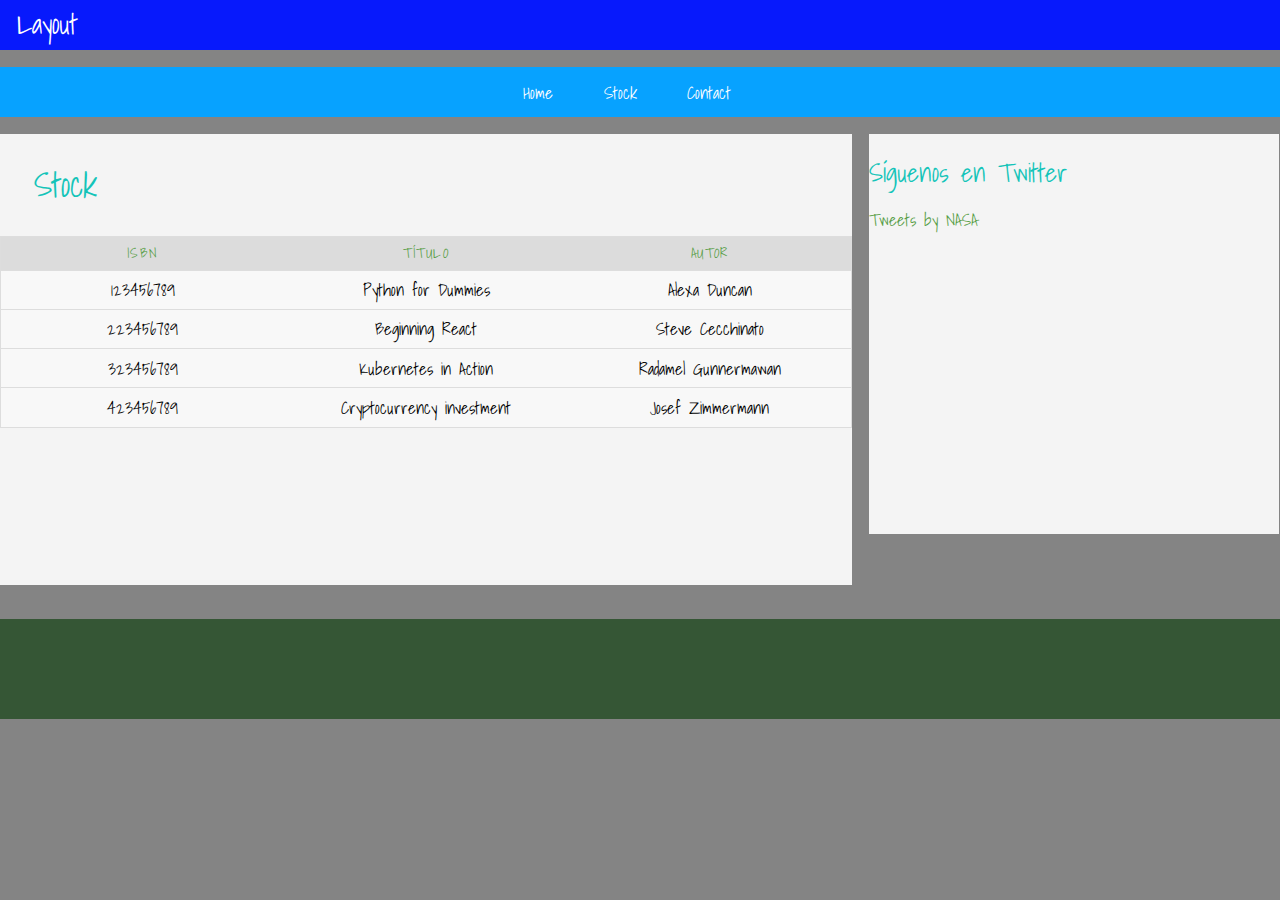
<file: layout/stock.html>
<!DOCTYPE html>
<html lang="es">
<head>
	<meta charset="UTF-8">
	<title>Layout</title>
		<link rel="stylesheet" href="css/reset.css">
		<link rel="stylesheet" href="https://use.fontawesome.com/releases/v5.4.1/css/all.css" integrity="sha384-5sAR7xN1Nv6T6+dT2mhtzEpVJvfS3NScPQTrOxhwjIuvcA67KV2R5Jz6kr4abQsz" crossorigin="anonymous">
		<link rel="stylesheet" href="css/style.css">
		<link href="https://fonts.googleapis.com/css?family=Shadows+Into+Light" rel="stylesheet">
</head>
<body>
	<header>
		<div class="logo">Layout</div>
	</header>
	<nav class="nav-horizontal">
	<ul>
			<li><a href="index.html"><i class="fa fa-home"></i>Home</a></li>
			<li><a href="stock.html"><i class="fa fa-table"></i>Stock</a></li>
			<li><a href="contacto.html"><i class="fa fa-envelope"></i>Contact</a></li>
		</ul>
	</nav>
	<section class="front-articles">
		<h1>Stock</h1>
		<table>
			<tr>
				<th>ISBN</th>
				<th>Título</th>
				<th>Autor</th>
			</tr>
			<tr>
				<td>123456789</td>
				<td>Python for Dummies</td>
				<td>Alexa Duncan</td>
			</tr>
			<tr>
				<td>223456789</td>
				<td>Beginning React</td>
				<td>Steve Cecchinato</td>
			</tr>
			<tr>
				<td>323456789</td>
				<td>Kubernetes in Action</td>
				<td>Radamel Gunnermawan</td>
			</tr>
			<tr>
				<td>423456789</td>
				<td>Cryptocurrency investment</td>
				<td>Josef Zimmermann</td>
			</tr>
		</table>
	</section>
	<aside>
		<h2>Síguenos en Twitter</h2>
		<a class="twitter-timeline" data-lang="es" data-height="800" data-link-color="#589E47" href="https://twitter.com/NASA?ref_src=twsrc%5Etfw">Tweets by NASA</a> <script async src="https://platform.twitter.com/widgets.js" charset="utf-8"></script> 
	</aside>
	<div class="clearfix"></div>
	<footer>
		
	</footer>
</body>
</html>
</file>
<file: dvindel-recuperacion/css/style.css>
body  {
	font-family: Verdana, sans-serif;
	font-size: 16px
	background-color: #ffeead;

}
header {
	height: 100px;

}
header img {
	height: 50px;
	padding: 1em;
}
.navegacion {
	background-color: #d9534f;
	height: 22px;
	padding: 2px;
	margin-bottom: 1em;
}
.navegacion nav li a {
	border: 1px solid ;
	background-color: white;
	color: #d9534f;
	text-decoration: none;
	padding-bottom: 2px;
	font-size: 13px;
	padding: 2px;
}
.menu {
	width: 67%;
	width: calc(67% - 1em);
	float: left;
}
.menu h1 {
	color: #d9534f;
	padding-bottom: 1em;
	padding-top: 1em;
	font-size: 30px;
	padding-left: 0.5em
}
.noticias {
	border: 1px solid #ffad60;
	margin-bottom: 0.5em;
	margin-left: 1.5em;
	margin-top: 0.5em;
}
.menu h2 {
	padding-top: 0.5em;
	color: #ffad60;
	font-size: 20px;
	padding-bottom: 3px;
	padding-left: 0.5em;
	margin-bottom: 0.5em;
}
.menu h3 {
	color: #ffad60;
	font-size: 14;
	padding-bottom: 0.5em;
	padding-left: 0.5em
}
.menu p {
	color: #5bc0de;
	font-size: 10px;
	padding-bottom: 1em;
	padding-left: 0.5em
}
.menu2 {
	width: 27%;
	/* width: calc(27%) */
	float: right;
	margin: 1em;
	color: white;
	font-size: 12px;
}
.menu2 img {
	height: 100px;
}
.menu p {
	margin: 4px;
}
.verde {
	border: 1px solid #96ceb4;
	background-color: #96ceb4;
	text-align: center;
	margin: 1em;
}

footer {
	background-color:  #d9534f;
	color: white;
	font-size: 12px;
	padding: 3em; 
	margin-top: 1em;
}
.cf {
	margin-bottom: 2em;
	margin-top: 1em;
}
.cf:after {
  visibility: hidden;
  display: block;
  font-size: 0;
  content: " ";
  clear: both;
  height: 0;
}
.cf { display: inline-block; }
/* start commented backslash hack \*/
* html .cf { height: 1%; }
.cf { display: block; }
/* close commented backslash hack */
</file>
<file: examen-t1/css/style.css>
body  {
	font-family: Verdana, sans-serif;
	font-size: 16px;
}
header {
	background-color: #B1DBC3;
	text-align: center;
	padding-bottom: 8px;
}
header img {
	height: 100px;
}
nav {
	margin-right: 66.6%;
	margin-top: 2em;
}
nav ul li {
	padding-bottom: 1em;
	border-bottom: 1px solid #B1DBC3;
}
main {
	margin-left: 33.3%;
}
}
main div p {
	padding-bottom: 2em;
}
h1{
	font-size: 32px;
	color: #77A8A6;
	margin-bottom: 1em;
}
h2{
	font-size: 24px;
	color: #486175;
	padding-bottom: 1em;
}
.noticia {
	border: 1px solid #314256;
	padding: 1em;
	margin: 2em;
}
.noticia p {
	padding-bottom: 1em;
	margin: 1em;
}
p {
	color: #0A060F;
	font-size: 16px;
}
a {
	color: #B1DBC3;
	text-decoration: none;
}
footer {
	text-align: right;
	background-color: #222442;
	color: #fff;
	padding: 2em;
}
footer p {
	padding-top: 1em;
	color: #fff;
}
</file>
<file: maquetacion-basica/css/style.css>
body {
	background: #3a84;
	background-image: url(../img/Escudo.png);
}
header {
	background: #734894;
	text-align: center;
	border: 1px solid #898989;
	padding: 30px 30px;
	margin-right: 35%;
	margin-bottom: 2px;
	background: #ffff;
	margin-bottom: 5px;
	font-size: 30px;
	font-style: Arial;
}
#sidebar {
	float: right;
	background-image: url(../img/10.jpg);
	background-repeat: no-repeat;
	background-size: cover;
	width: 470px;
	height: 555px;
	margin-bottom: 5px;
}
div a {
	color: #fff;
	font-size: 40px;
}
nav{
	text-align: center;
	border: 1px solid #898989;
	margin-right: 35%;
	margin-bottom: 2px;
	background: #BDC3C7  ;
	margin-bottom: 5px;
}
main {
	border: 1px solid #898989;
	margin-right: 35%;
	background: #ffff;
	margin-bottom: 5px;
}
main img {
	width: 150px;
	height: auto;
}
footer {
	padding: 10px;
	text-align: right;
	border: 1px solid #898989;
	background: #5EE1F1;
}
</file>
<file: vdaniel-bootstrap/css/style.css>
body {
	font-family: Verdana, sans-serif;
}
p {
	color: #655560;
	text-align: center;	
}
h1 {
	color: #878C8F;
	text-align: center;	
}
h2 {
	color: #A4969B;
	padding-bottom: 0.5em;
	padding-top: 0.5em;
	padding-left: 5px;
}
header img.logo {
	height: 50px;

}
header {
	background-color: #A4969B;
	text-align: center;	
	margin-bottom: 1em;
}
footer {
	background-color: #A4969B;
	text-align: right;
	padding-bottom: 3em;
	padding-top: 3em;
	padding-right: 4.5em;
	color: white;
	font-size: 18px;
	margin-top: 1em;
}
a {
	text-align: center;
}
.noticia {
	background-color: #A4969B;
	margin: 1em;
	padding: 1em;
	text-align: left;
	font-size: 15px;

}
.noticia h2 {
	color: black;
}
.noticia p {
	text-align: left;
	padding-left: 5px;
}
.mini {
	height: 150px;
	margin: 0.5em;
}
.card-body {
	text-align: center;
}
.foto {
	height: 400px;
}
.borde {
	border: 2px solid #000;
	padding: 1em;
	margin-top: 1em;
	margin-bottom: 1em;
	margin-left: 0px;
	margin-right: 0px;
}
.menu {
	margin-right: 0px;
	margin-left: 0px;
}
</file>
<file: web-corporativa/css/style.css>
body  {
	font-family: 'Shadows Into Light', cursive;
	font-size: 17px;
}
#wrapper {
	width: 92%;
	min-height: 400px;
	border: 1px solid #e3e3e3;
	background-color: #e3e3e3;
	margin: 0 auto;
	box-shadow: 5px 5px 20px #9f9f9f;
}
header {
	background-color: #fff;
	height: 70px;
}
a.logo {
	font-size: 35px;
	color: #b8dfee;
	text-decoration: none;
	color: #000;
	height: 10%;
}
#logo {
	float: left;
	width: 33.3%;
	padding: 1em;
	box-sizing: border-box;
}
#logo img {
	float: left;
	width: 33.3%;
}
#site-search {
	float: left;
	width: 66.6%;	
	box-sizing: border-box;
	text-align: right;
	padding: 1.5em 1em;
}
#main-navigation {
	background-color: #ada8a7;
}
#overview {
	background-color: #6f6e6e;
	height: 200px;
}
.service {
	width: 200px;
	height: 200px;
	float: left;
	width: 33.3%;
	box-sizing: border-box;
	padding: 1.5em;
	border: 1px solid #999999;
	border-radius: 1em;
	background-color: #E0E4CC;
}
footer {
	min-height: 100px;
	background-color: #101010;
	padding: 1em;
	color: white;
}
.clearfix:after {
  visibility: hidden;
  display: block;
  font-size: 0;
  content: " ";
  clear: both;
  height: 0;
}
.clearfix { display: inline-block; }
/* start commented backslash hack \*/
* html .clearfix { height: 1%; }
.clearfix { display: block; }
/* close commented backslash hack */
.sub-menu-parent { position: relative; }

.sub-menu { 
  visibility: hidden; /* hides sub-menu */
  opacity: 0;
  position: absolute;
  top: 100%;
  left: 0;
  width: 100%;
  transform: translateY(-2em);
  z-index: -1;
  transition: all 0.3s ease-in-out 0s, visibility 0s linear 0.3s, z-index 0s linear 0.01s;
}

.sub-menu-parent:focus .sub-menu,
.sub-menu-parent:focus-within .sub-menu,
.sub-menu-parent:hover .sub-menu {
  visibility: visible; /* shows sub-menu */
  opacity: 1;
  z-index: 1;
  transform: translateY(0%);
  transition-delay: 0s, 0s, 0.3s; /* this removes the transition delay so the menu will be visible while the other styles transition */
}

/* presentational */
body { padding: 2%; font: 18px/1.4 sans-serif; }

nav a { color: #E00; display: block; padding: 0.5em 1em; text-decoration: none; }
nav a:hover { color: #F55; }
nav ul,
nav ul li { list-style-type: none; padding: 0; margin: 0; }

nav > ul { background: #EEE; text-align: center; }
nav > ul > li { display: inline-block; border-left: solid 1px #aaa; }
nav > ul > li:first-child { border-left: none; }

.sub-menu {
  background: #DDD;
}
</file>
<file: vindel-examen-jquery/ejercicio1/css/style.css>
body {
    background-color: rgb(255, 255, 255);

}
h1{
    margin-left: 3em;
}
.boton {
    margin-left: 7.5em;
}
.foto {
    width: 250px;
    display: none;
}
</file>
<file: vindel-examen-jquery/ejercicio2/css/style.css>
body {
    background-color: rgb(248, 246, 242);
}
img {
    width: 150px;
    height: 150;
}
h1 {
    margin-left: 2em;
}
nav{
    margin-left: 5em;
}
</file>
<file: layout/css/style.css>
body  {
	font-family: 'Shadows Into Light', cursive;
	font-size: 17px;
	background-color: #848484;
}
h1 {
	font-size: 2em;
	color: #14c4b9;
	margin: 1em;
}
h2 {
	font-size: 1.5em;
	color: #14c4b9;
	margin: 1em 0;
}
a {
	text-decoration: none;
	color: #589E47;
}
header {
	height: 50px;
	background-color: #0719fc;
	text-align: left;
	padding-left: 1em;
	margin-bottom: 1em;
}
.logo {
	font-size: 1.66em;
	color: #fff;	
	padding-top: 10px;
}
.nav-horizontal {
	height: 50px;
	margin-bottom: 1em;
	background-color: #07a2ff;
	text-align: center;
}
.nav-horizontal ul {
	list-style: none;
}
.nav-horizontal ul li {
	display: inline-block;
	margin-right: 2em;
	margin-top: 1em;
}
.nav-horizontal ul li a {
	text-decoration: none;
	color: #fff;
}
.nav-horizontal ul li a:hover {
	color: #fff;
}
.clearfix:after {
  visibility: hidden;
  display: block;
  font-size: 0;
  content: " ";
  clear: both;
  height: 0;
}
.clearfix { display: inline-block; }
/* start commented backslash hack \*/
* html .clearfix { height: 1%; }
.clearfix { display: block; }

section.front-articles {
	float: left;
	background-color: #f4f4f4;
	min-height: 400px;
	width: 66.6%;
	margin-right: 1em;
	padding-bottom: 3em;
}
.front-articles article {
	padding: 1em;
}
aside {
	float: left;
	background-color: #f4f4f4;
	min-height: 400px;
	width: calc(33.3% - 1em);
}

footer {
	background-color: #355635;
	height: 100px;
	margin-top: 2em;
}
i.fa {
	margin-right: 0.5em;
}

article .article-image {
	float: left;
	width: 40%;
	margin-right: 1em;
}
article .article-text {
	float: left;
	width: calc(60% - 1em);
}
.clearfix::after {
    content: "";
    clear: both;
    display: table;
}
img.responsive {
	width: 100%;
}
/* TABLES */
table {
  border: 1px solid #ccc;
  border-collapse: collapse;
  margin: 0;
  padding: 0;
  width: 100%;
  table-layout: fixed;
}

table caption {
  font-size: 1.5em;
  margin: .5em 0 .75em;
}

table tr {
  background-color: #f8f8f8;
  border: 1px solid #ddd;
  padding: .35em;
}

table th,
table td {
  padding: .625em;
  text-align: center;
}

table th {
  font-size: .85em;
  letter-spacing: .1em;
  text-transform: uppercase;
  color: #589E47;
  background-color: #dcdcdc;
}
/* FORMS */
fieldset {
	padding: 1em;
	border-bottom: 1px solid #e3e3e3;
}
fieldset label {
	width: 40%;
	display: inline-block;
}
input[type="text"], input[type="email"], select {
	font-size: 1em;
	width: 200px;
	background-color: #14c4b9;
}
input[type=submit] {
	background-image: linear-gradient{ #1df8ff , #000000 }
}
</file>
